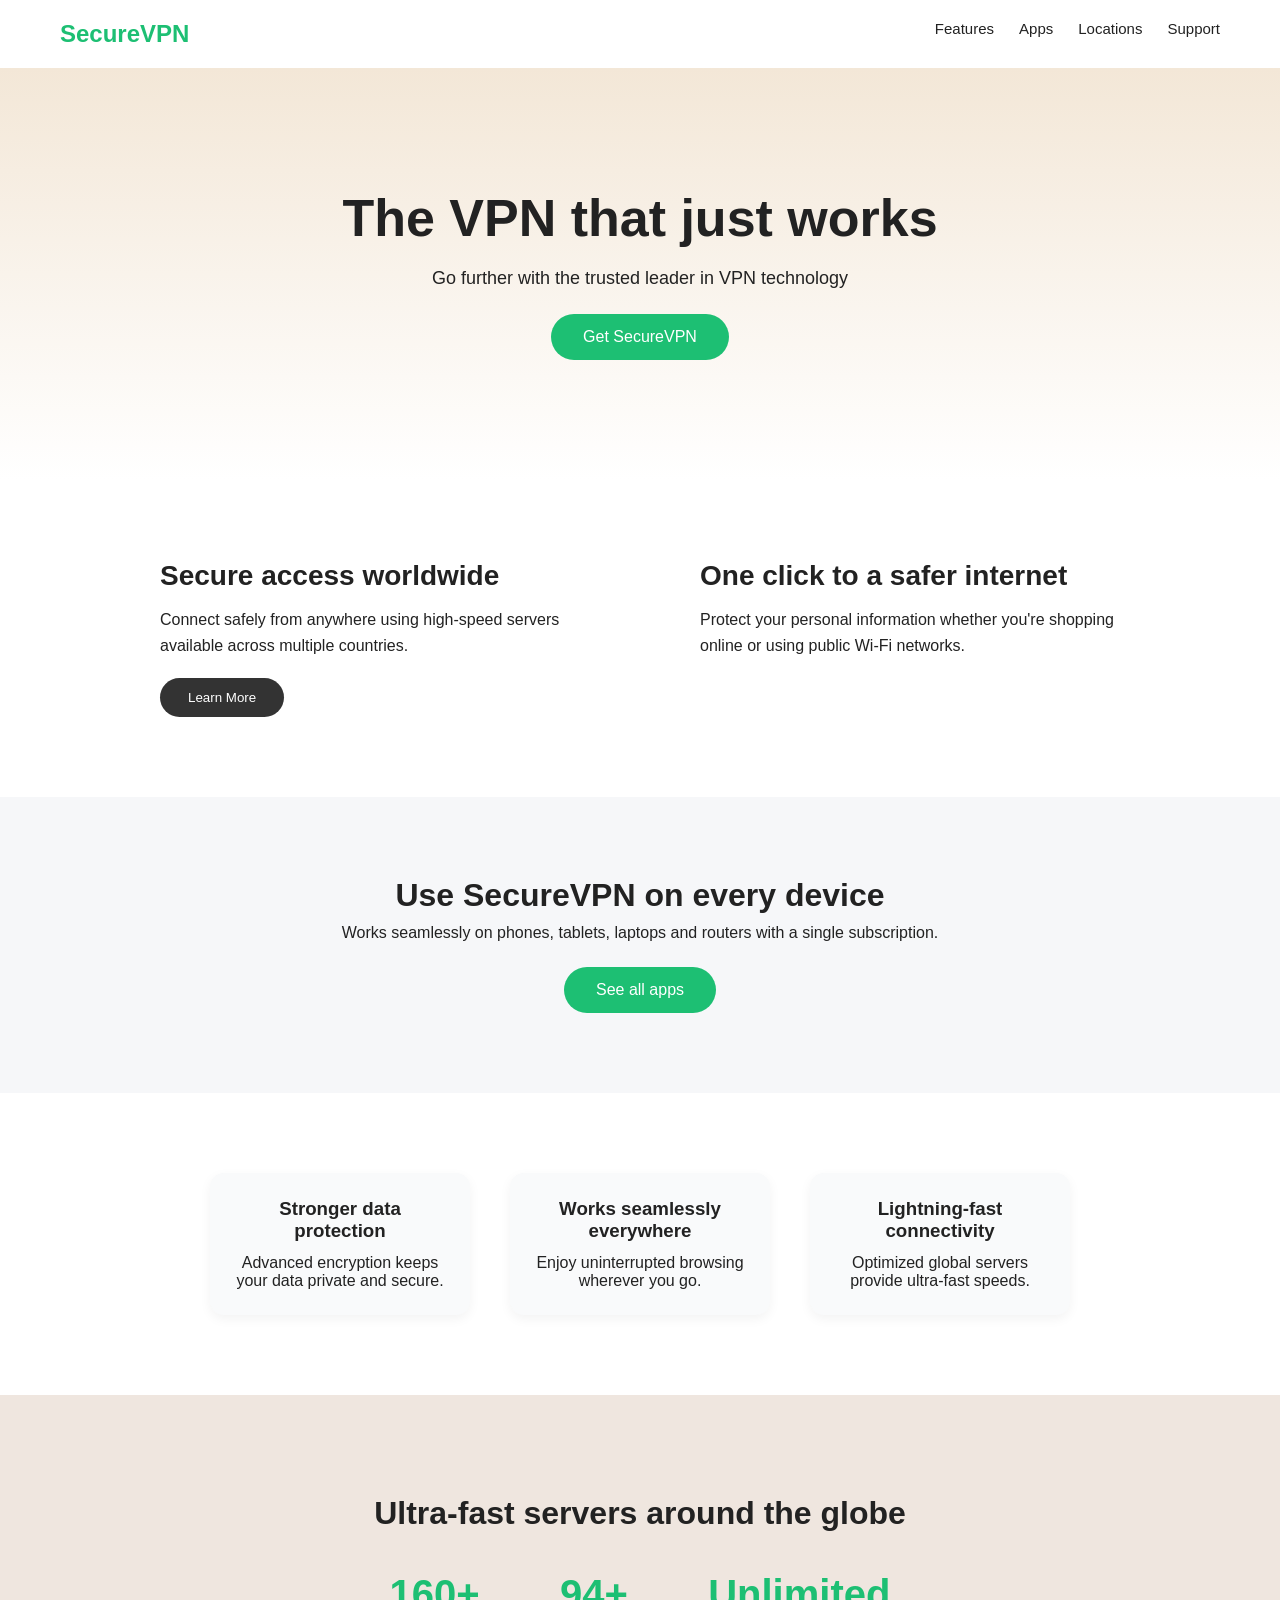
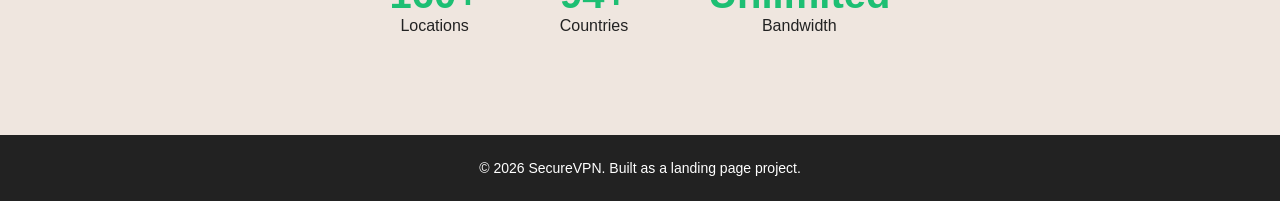
<file: Task1_landingpage/index.html>
<!-- ================= index.html ================= -->
<!DOCTYPE html>
<html lang="en">
<head>
<meta charset="UTF-8">
<meta name="viewport" content="width=device-width, initial-scale=1.0">
<title>SecureVPN Landing Page</title>
<link rel="stylesheet" href="style.css">
</head>
<body>

<!-- NAVBAR -->
<nav class="navbar">
<h2 class="logo">SecureVPN</h2>
<ul>
<li>Features</li>
<li>Apps</li>
<li>Locations</li>
<li>Support</li>
</ul>
</nav>


<!-- HERO SECTION -->
<header class="hero">
<h1>The VPN that just works</h1>
<p>Go further with the trusted leader in VPN technology</p>
<button class="primary-btn">Get SecureVPN</button>
</header>


<!-- FEATURES SECTION 1 -->
<section class="features">
<div class="feature-text">
<h2>Secure access worldwide</h2>
<p>
Connect safely from anywhere using high-speed servers
available across multiple countries.
</p>
<button class="secondary-btn">Learn More</button>
</div>

<div class="feature-text">
<h2>One click to a safer internet</h2>
<p>
Protect your personal information whether you're shopping
online or using public Wi-Fi networks.
</p>
</div>
</section>


<!-- DEVICE SUPPORT SECTION -->
<section class="devices">
<h2>Use SecureVPN on every device</h2>
<p>
Works seamlessly on phones, tablets, laptops and routers
with a single subscription.
</p>
<button class="primary-btn">See all apps</button>
</section>


<!-- ADVANTAGES SECTION -->
<section class="advantages">
<div class="card">
<h3>Stronger data protection</h3>
<p>Advanced encryption keeps your data private and secure.</p>
</div>

<div class="card">
<h3>Works seamlessly everywhere</h3>
<p>Enjoy uninterrupted browsing wherever you go.</p>
</div>

<div class="card">
<h3>Lightning-fast connectivity</h3>
<p>Optimized global servers provide ultra-fast speeds.</p>
</div>
</section>


<!-- GLOBAL STATS SECTION -->
<section class="stats">
<h2>Ultra-fast servers around the globe</h2>

<div class="stats-box">
<div>
<h1>160+</h1>
<p>Locations</p>
</div>

<div>
<h1>94+</h1>
<p>Countries</p>
</div>

<div>
<h1>Unlimited</h1>
<p>Bandwidth</p>
</div>
</div>
</section>


<!-- FOOTER -->
<footer>
<p>© 2026 SecureVPN. Built as a landing page project.</p>
</footer>

</body>
</html>
</file>
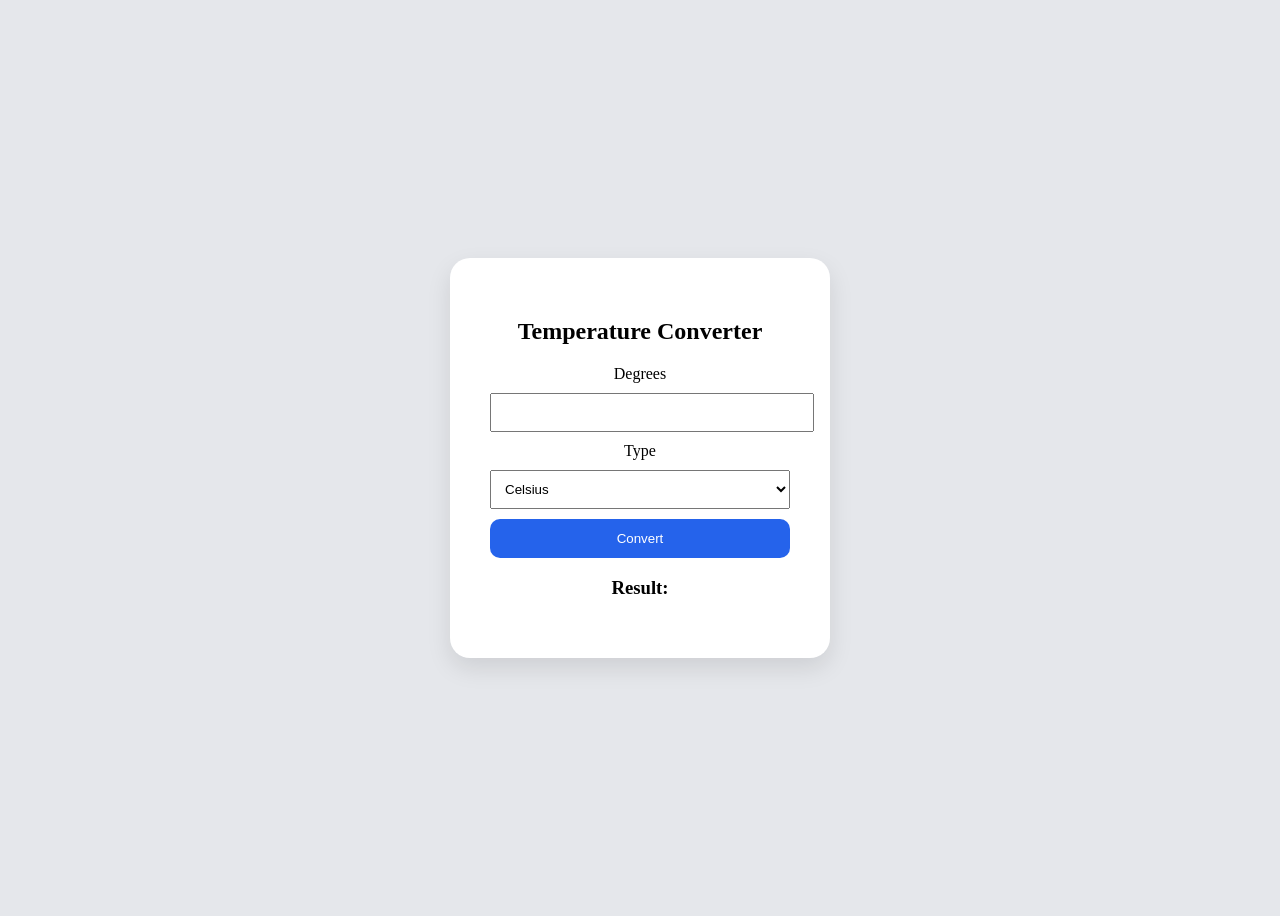
<file: Task3_TemparatureConverter/index.html>
<!DOCTYPE html>
<html>
<head>
<title>Temperature Converter</title>
<link rel="stylesheet" href="style.css">
</head>

<body>

<div class="container">

<h2>Temperature Converter</h2>

<label>Degrees</label>
<input type="number" id="degree">

<label>Type</label>
<select id="type">
<option value="c">Celsius</option>
<option value="f">Fahrenheit</option>
<option value="k">Kelvin</option>
</select>

<button onclick="convertTemp()">Convert</button>

<h3 id="result">Result:</h3>

</div>

<script src="script.js"></script>

</body>
</html>
</file>
<file: Task1_landingpage/style.css>
/* ================= style.css ================= */

*{
margin:0;
padding:0;
box-sizing:border-box;
font-family:Segoe UI, sans-serif;
}

body{
background:#f6f7f9;
color:#222;
}


/* NAVBAR */
.navbar{
display:flex;
justify-content:space-between;
padding:20px 60px;
background:white;
box-shadow:0 2px 8px rgba(0,0,0,0.05);
}

.navbar ul{
display:flex;
list-style:none;
gap:25px;
font-size:15px;
cursor:pointer;
}

.logo{
color:#1dbf73;
}


/* HERO SECTION */
.hero{
text-align:center;
padding:120px 20px;
background:linear-gradient(to bottom,#f3e7d7,#ffffff);
}

.hero h1{
font-size:52px;
margin-bottom:20px;
}

.hero p{
font-size:18px;
margin-bottom:25px;
}

.primary-btn{
padding:14px 32px;
border:none;
background:#1dbf73;
color:white;
border-radius:30px;
font-size:16px;
cursor:pointer;
transition:.3s;
}

.primary-btn:hover{
background:#159a5c;
}

.secondary-btn{
padding:12px 28px;
border:none;
background:#333;
color:white;
border-radius:25px;
cursor:pointer;
}


/* FEATURES SECTION */
.features{
display:flex;
justify-content:center;
gap:120px;
padding:80px 40px;
flex-wrap:wrap;
background:white;
}

.feature-text{
max-width:420px;
}

.feature-text h2{
font-size:28px;
margin-bottom:15px;
}

.feature-text p{
font-size:16px;
margin-bottom:20px;
line-height:1.6;
}


/* DEVICE SECTION */
.devices{
text-align:center;
padding:80px 20px;
}

.devices h2{
font-size:32px;
margin-bottom:10px;
}

.devices p{
margin-bottom:25px;
font-size:16px;
}


/* ADVANTAGES SECTION */
.advantages{
display:flex;
justify-content:center;
gap:40px;
padding:80px 40px;
background:white;
flex-wrap:wrap;
}

.card{
width:260px;
background:#f9fafb;
padding:25px;
border-radius:14px;
box-shadow:0 4px 12px rgba(0,0,0,0.05);
text-align:center;
transition:.3s;
}

.card:hover{
transform:translateY(-6px);
}

.card h3{
margin-bottom:12px;
}


/* STATS SECTION */
.stats{
text-align:center;
padding:100px 20px;
background:#efe6df;
}

.stats h2{
font-size:32px;
margin-bottom:40px;
}

.stats-box{
display:flex;
justify-content:center;
gap:80px;
flex-wrap:wrap;
}

.stats-box h1{
font-size:40px;
color:#1dbf73;
}


/* FOOTER */
footer{
text-align:center;
padding:25px;
background:#222;
color:white;
font-size:14px;
}


/* RESPONSIVE DESIGN */
@media(max-width:768px){

.hero h1{
font-size:34px;
}

.features{
gap:40px;
}

.navbar{
padding:20px;
}

}
</file>
<file: Task3_TemparatureConverter/style.css>
body{
font-family:Segoe UI;
background:#e5e7eb;
display:flex;
justify-content:center;
align-items:center;
height:100vh;
}

.container{
background:white;
padding:40px;
border-radius:20px;
width:300px;
text-align:center;
box-shadow:0px 10px 25px rgba(0,0,0,0.1);
}

input,select{
width:100%;
padding:10px;
margin:10px 0;
}

button{
background:#2563eb;
color:white;
border:none;
padding:12px;
width:100%;
border-radius:10px;
cursor:pointer;
}

button:hover{
background:#1d4ed8;
}
</file>
